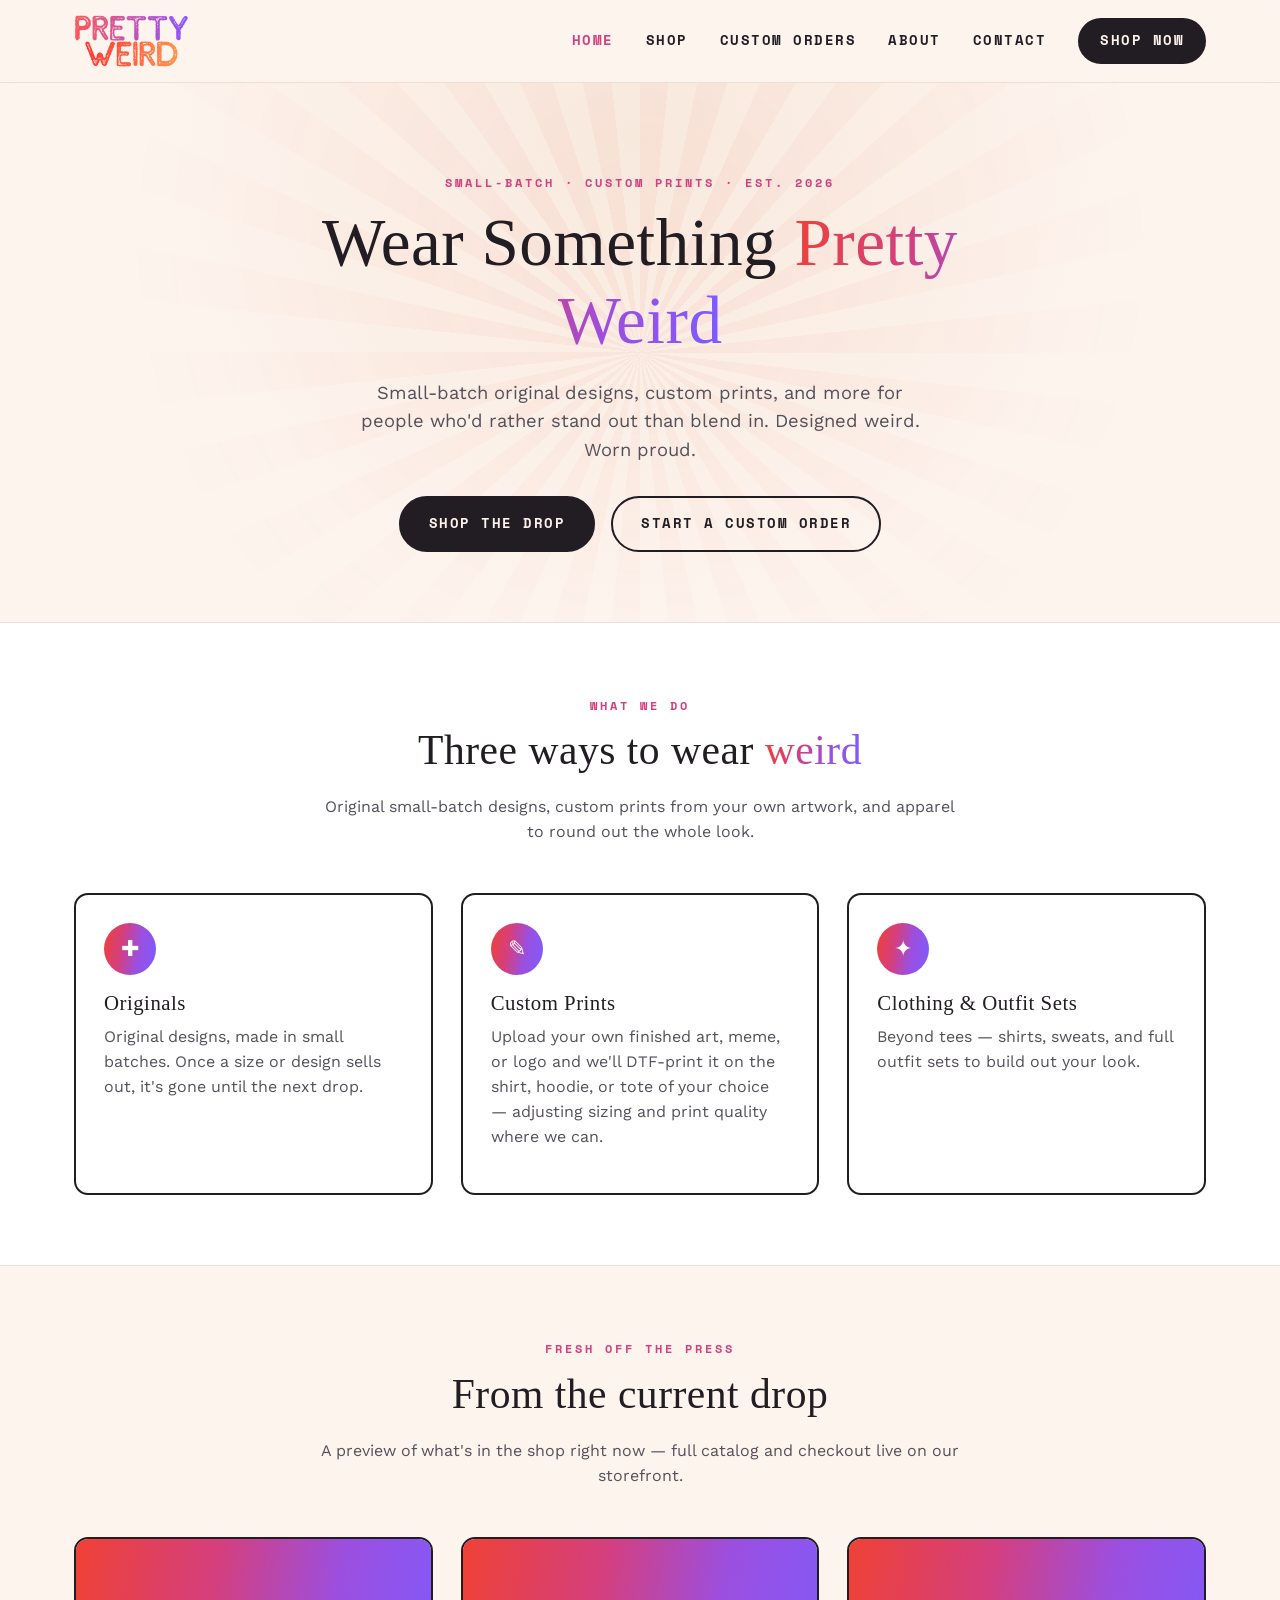
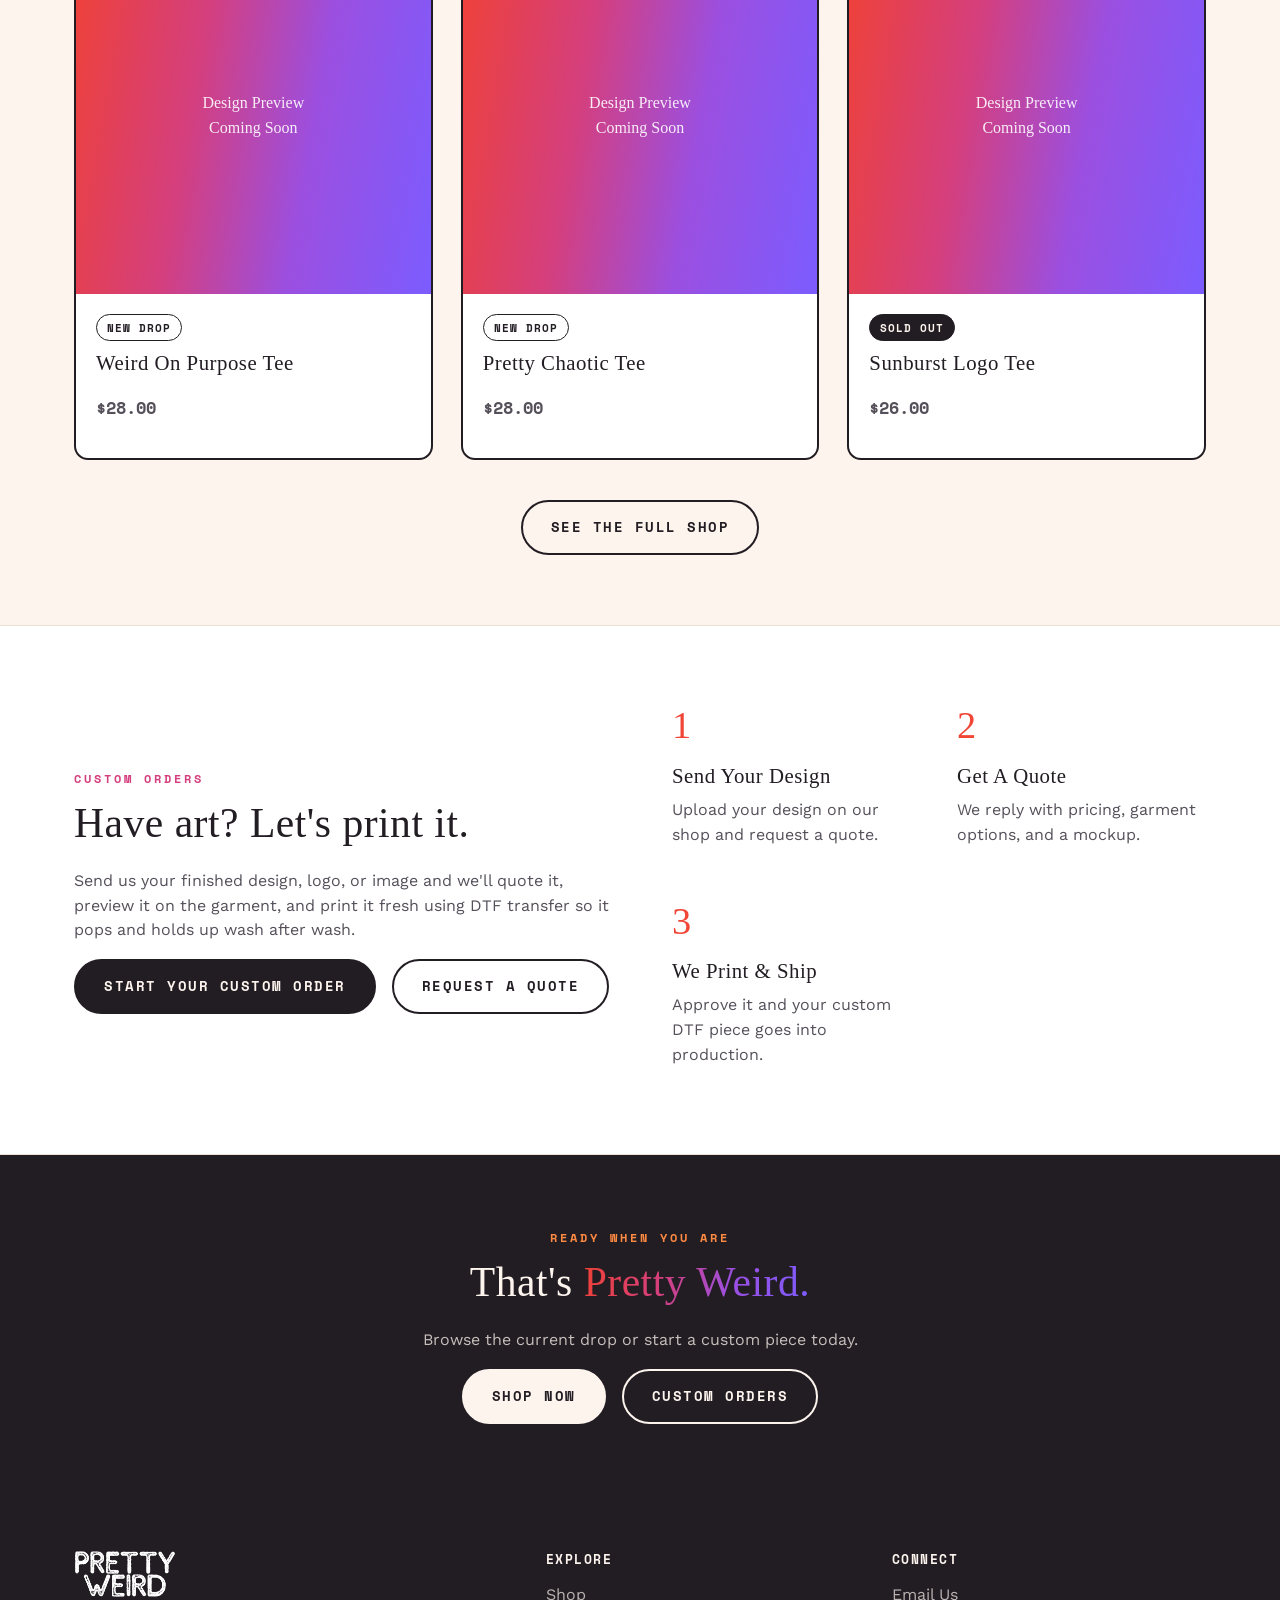
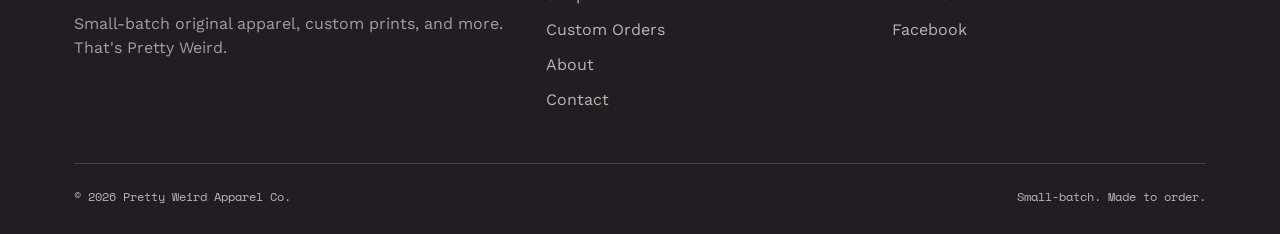
<file: index.html>
<!DOCTYPE html>
<html lang="en">
<head>
<meta charset="UTF-8">
<meta name="viewport" content="width=device-width, initial-scale=1.0">
<title>Pretty Weird Apparel Co. | Small-Batch Apparel &amp; Custom Prints</title>
<meta name="description" content="Pretty Weird Apparel Co. — small-batch original apparel, custom prints, and more. Bold designs. That's Pretty Weird.">
<link rel="canonical" href="https://prettyweirdapparel.com/">
<meta property="og:title" content="Pretty Weird Apparel Co.">
<meta property="og:description" content="Small-batch original apparel, custom prints, and more. That's Pretty Weird.">
<meta property="og:image" content="https://prettyweirdapparel.com/assets/images/og-banner.jpg">
<meta property="og:url" content="https://prettyweirdapparel.com/">
<meta property="og:type" content="website">
<meta name="twitter:card" content="summary_large_image">
<meta name="theme-color" content="#fdf4ee">
<link rel="icon" type="image/png" sizes="32x32" href="assets/images/favicon-32.png">
<link rel="icon" type="image/png" sizes="192x192" href="assets/images/favicon-192.png">
<link rel="apple-touch-icon" href="assets/images/apple-touch-icon.png">
<link rel="preconnect" href="https://fonts.googleapis.com">
<link rel="preconnect" href="https://fonts.gstatic.com" crossorigin>
<link rel="stylesheet" href="https://fonts.googleapis.com/css2?family=Permanent+Marker&family=Space+Mono:wght@400;700&family=Work+Sans:wght@400;500;600;700;800&display=swap">
<link rel="stylesheet" href="css/style.css">

<!-- TODO: after verifying the site in Google Search Console / Bing Webmaster Tools,
     paste the verification meta tags they give you here (or use the DNS/HTML-file
     verification method instead — see README). -->
<!-- <meta name="google-site-verification" content="PASTE_CODE_HERE"> -->
<!-- <meta name="msvalidate.01" content="PASTE_CODE_HERE"> -->

<script type="application/ld+json">
{
  "@context": "https://schema.org",
  "@type": "ClothingStore",
  "name": "Pretty Weird Apparel Co.",
  "url": "https://prettyweirdapparel.com/",
  "logo": "https://prettyweirdapparel.com/assets/images/logo-transparent.png",
  "image": "https://prettyweirdapparel.com/assets/images/og-banner.jpg",
  "description": "Small-batch original apparel, custom prints, and more.",
  "sameAs": ["https://www.facebook.com/profile.php?id=61585029376531"]
}
</script>
</head>
<body>

<header class="site-header">
  <nav class="wrap nav">
    <a href="index.html" class="nav-logo">
      <img src="assets/images/logo-nav.png" width="400" height="188" alt="Pretty Weird Apparel Co.">
    </a>
    <button class="nav-toggle" aria-label="Toggle menu" aria-expanded="false"><span></span></button>
    <div class="nav-links">
      <a href="index.html">Home</a>
      <a href="shop.html">Shop</a>
      <a href="custom.html">Custom Orders</a>
      <a href="about.html">About</a>
      <a href="contact.html">Contact</a>
      <a class="btn btn-primary" data-shop-link href="#" target="_blank" rel="noopener">Shop Now</a>
    </div>
  </nav>
</header>

<main>

  <section class="hero">
    <div class="hero-sunburst" aria-hidden="true"></div>
    <div class="wrap hero-inner">
      <span class="eyebrow">Small-Batch &middot; Custom Prints &middot; Est. 2026</span>
      <h1>Wear Something <span class="gradient-text">Pretty Weird</span></h1>
      <p class="lead">Small-batch original designs, custom prints, and more for people who'd rather stand out than blend in. Designed weird. Worn proud.</p>
      <div class="btn-row">
        <a class="btn btn-primary" href="shop.html">Shop The Drop</a>
        <a class="btn btn-outline" href="custom.html">Start A Custom Order</a>
      </div>
    </div>
  </section>

  <section class="section-alt">
    <div class="wrap">
      <div class="section-head">
        <span class="eyebrow">What We Do</span>
        <h2>Three ways to wear <span class="gradient-text">weird</span></h2>
        <p>Original small-batch designs, custom prints from your own artwork, and apparel to round out the whole look.</p>
      </div>
      <div class="grid">
        <div class="card">
          <div class="icon-badge">✚</div>
          <h3>Originals</h3>
          <p>Original designs, made in small batches. Once a size or design sells out, it's gone until the next drop.</p>
        </div>
        <div class="card">
          <div class="icon-badge">✎</div>
          <h3>Custom Prints</h3>
          <p>Upload your own finished art, meme, or logo and we'll DTF-print it on the shirt, hoodie, or tote of your choice — adjusting sizing and print quality where we can.</p>
        </div>
        <div class="card">
          <div class="icon-badge">✦</div>
          <h3>Clothing &amp; Outfit Sets</h3>
          <p>Beyond tees — shirts, sweats, and full outfit sets to build out your look.</p>
        </div>
      </div>
    </div>
  </section>

  <section>
    <div class="wrap">
      <div class="section-head">
        <span class="eyebrow">Fresh Off The Press</span>
        <h2>From the current drop</h2>
        <p>A preview of what's in the shop right now — full catalog and checkout live on our storefront.</p>
      </div>
      <div class="grid">
        <div class="product-card">
          <div class="product-thumb">Design Preview<br>Coming Soon</div>
          <div class="product-body">
            <span class="tag">New Drop</span>
            <h3>Weird On Purpose Tee</h3>
            <p class="product-price">$28.00</p>
          </div>
        </div>
        <div class="product-card">
          <div class="product-thumb">Design Preview<br>Coming Soon</div>
          <div class="product-body">
            <span class="tag">New Drop</span>
            <h3>Pretty Chaotic Tee</h3>
            <p class="product-price">$28.00</p>
          </div>
        </div>
        <div class="product-card">
          <div class="product-thumb">Design Preview<br>Coming Soon</div>
          <div class="product-body">
            <span class="tag tag-soldout">Sold Out</span>
            <h3>Sunburst Logo Tee</h3>
            <p class="product-price">$26.00</p>
          </div>
        </div>
      </div>
      <div class="btn-row" style="justify-content:center; margin-top:40px;">
        <a class="btn btn-outline" href="shop.html">See The Full Shop</a>
      </div>
    </div>
  </section>

  <section class="section-alt">
    <div class="wrap two-col">
      <div>
        <span class="eyebrow">Custom Orders</span>
        <h2>Have art? Let's print it.</h2>
        <p>Send us your finished design, logo, or image and we'll quote it, preview it on the garment, and print it fresh using DTF transfer so it pops and holds up wash after wash.</p>
        <div class="btn-row">
          <a class="btn btn-primary" href="custom.html">Start Your Custom Order</a>
          <a class="btn btn-outline" data-custom-quote-link href="#" target="_blank" rel="noopener">Request A Quote</a>
        </div>
      </div>
      <div class="steps">
        <div class="step">
          <span class="num">1</span>
          <h3>Send Your Design</h3>
          <p>Upload your design on our shop and request a quote.</p>
        </div>
        <div class="step">
          <span class="num">2</span>
          <h3>Get A Quote</h3>
          <p>We reply with pricing, garment options, and a mockup.</p>
        </div>
        <div class="step">
          <span class="num">3</span>
          <h3>We Print &amp; Ship</h3>
          <p>Approve it and your custom DTF piece goes into production.</p>
        </div>
      </div>
    </div>
  </section>

  <section class="cta-band">
    <div class="wrap">
      <span class="eyebrow" style="color: var(--pw-orange);">Ready When You Are</span>
      <h2>That's <span class="gradient-text">Pretty Weird.</span></h2>
      <p>Browse the current drop or start a custom piece today.</p>
      <div class="btn-row" style="justify-content:center;">
        <a class="btn btn-primary" data-shop-link href="#" target="_blank" rel="noopener">Shop Now</a>
        <a class="btn btn-outline" href="custom.html">Custom Orders</a>
      </div>
    </div>
  </section>

</main>

<footer class="site-footer">
  <div class="wrap">
    <div class="footer-grid">
      <div>
        <img src="assets/images/logo-nav.png" width="400" height="188" alt="Pretty Weird Apparel Co.">
        <p style="color: rgba(253,244,238,0.6);">Small-batch original apparel, custom prints, and more. That's Pretty Weird.</p>
      </div>
      <div>
        <h4>Explore</h4>
        <ul>
          <li><a href="shop.html">Shop</a></li>
          <li><a href="custom.html">Custom Orders</a></li>
          <li><a href="about.html">About</a></li>
          <li><a href="contact.html">Contact</a></li>
        </ul>
      </div>
      <div>
        <h4>Connect</h4>
        <ul>
          <li><a data-email-link data-subject="Hey Pretty Weird!" href="#" target="_blank" rel="noopener">Email Us</a></li>
          <li><a data-facebook href="#" target="_blank" rel="noopener">Facebook</a></li>
          <li><a data-instagram href="#" target="_blank" rel="noopener">Instagram</a></li>
          <li><a data-tiktok href="#" target="_blank" rel="noopener">TikTok</a></li>
        </ul>
      </div>
    </div>
    <div class="footer-bottom">
      <span>&copy; 2026 Pretty Weird Apparel Co.</span>
      <span>Small-batch. Made to order.</span>
    </div>
  </div>
</footer>

<script src="js/config.js"></script>
<script src="js/main.js"></script>
</body>
</html>
</file>
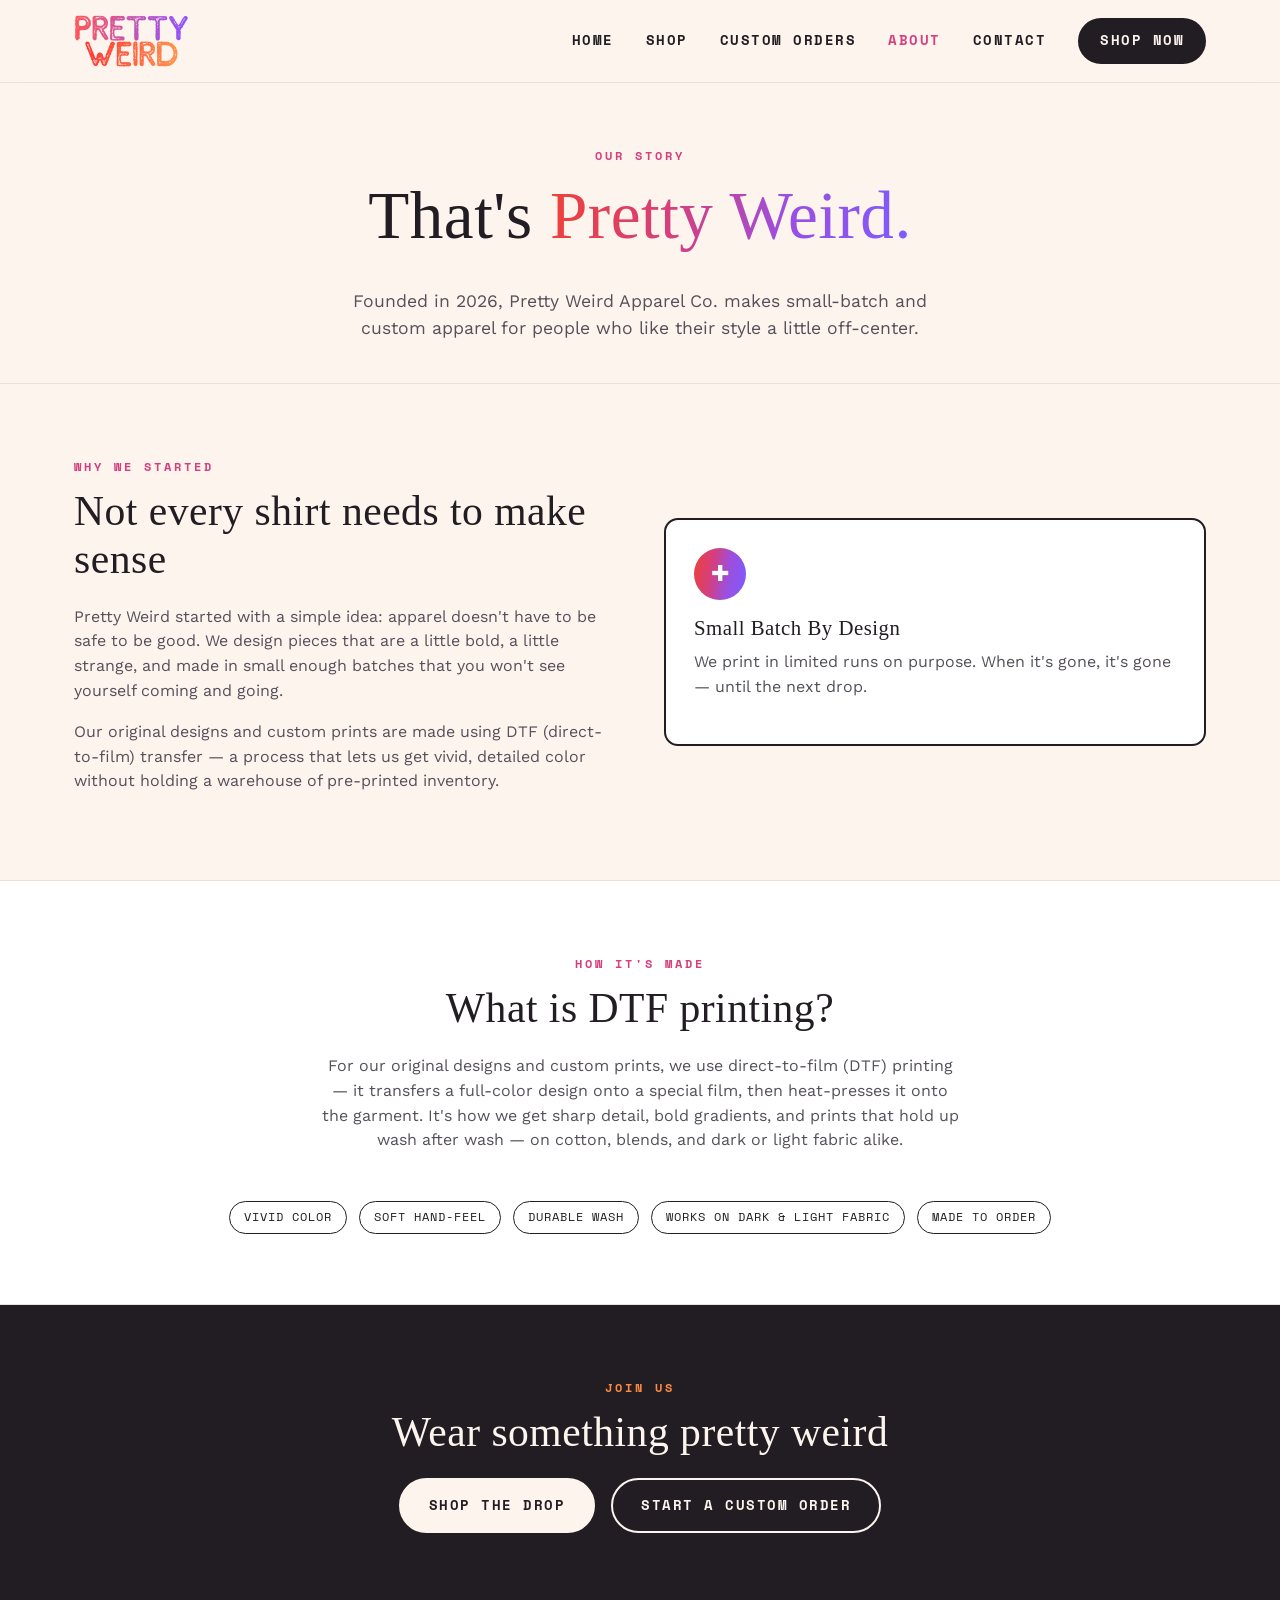
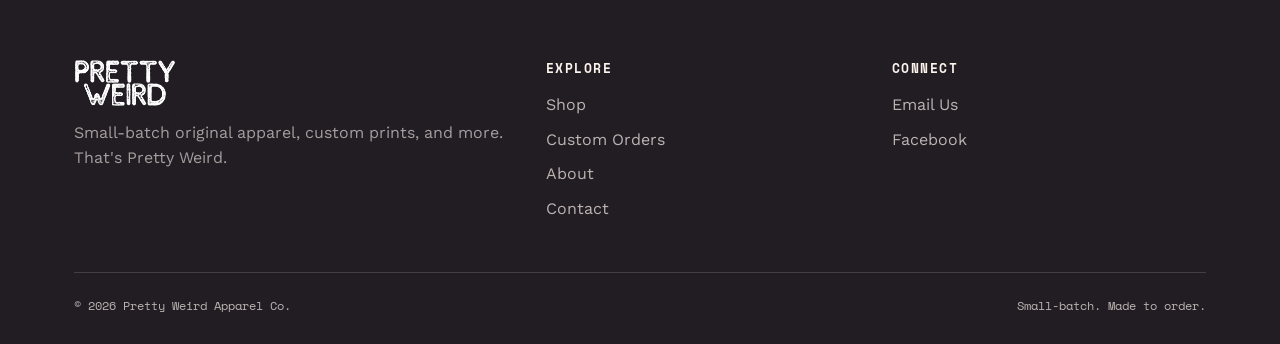
<file: about.html>
<!DOCTYPE html>
<html lang="en">
<head>
<meta charset="UTF-8">
<meta name="viewport" content="width=device-width, initial-scale=1.0">
<title>About | Pretty Weird Apparel Co.</title>
<meta name="description" content="Pretty Weird Apparel Co. is a small-batch apparel brand founded in 2026. Learn our story and how our custom pieces are made.">
<link rel="canonical" href="https://prettyweirdapparel.com/about.html">
<meta property="og:title" content="About | Pretty Weird Apparel Co.">
<meta property="og:description" content="A small-batch apparel brand. That's Pretty Weird.">
<meta property="og:image" content="https://prettyweirdapparel.com/assets/images/og-banner.jpg">
<meta property="og:url" content="https://prettyweirdapparel.com/about.html">
<meta property="og:type" content="website">
<meta name="twitter:card" content="summary_large_image">
<meta name="theme-color" content="#fdf4ee">
<link rel="icon" type="image/png" sizes="32x32" href="assets/images/favicon-32.png">
<link rel="icon" type="image/png" sizes="192x192" href="assets/images/favicon-192.png">
<link rel="apple-touch-icon" href="assets/images/apple-touch-icon.png">
<link rel="preconnect" href="https://fonts.googleapis.com">
<link rel="preconnect" href="https://fonts.gstatic.com" crossorigin>
<link rel="stylesheet" href="https://fonts.googleapis.com/css2?family=Permanent+Marker&family=Space+Mono:wght@400;700&family=Work+Sans:wght@400;500;600;700;800&display=swap">
<link rel="stylesheet" href="css/style.css">
</head>
<body>

<header class="site-header">
  <nav class="wrap nav">
    <a href="index.html" class="nav-logo">
      <img src="assets/images/logo-nav.png" width="400" height="188" alt="Pretty Weird Apparel Co.">
    </a>
    <button class="nav-toggle" aria-label="Toggle menu" aria-expanded="false"><span></span></button>
    <div class="nav-links">
      <a href="index.html">Home</a>
      <a href="shop.html">Shop</a>
      <a href="custom.html">Custom Orders</a>
      <a href="about.html">About</a>
      <a href="contact.html">Contact</a>
      <a class="btn btn-primary" data-shop-link href="#" target="_blank" rel="noopener">Shop Now</a>
    </div>
  </nav>
</header>

<main>

  <section class="page-hero">
    <div class="wrap">
      <span class="eyebrow">Our Story</span>
      <h1>That's <span class="gradient-text">Pretty Weird.</span></h1>
      <p class="lead">Founded in 2026, Pretty Weird Apparel Co. makes small-batch and custom apparel for people who like their style a little off-center.</p>
    </div>
  </section>

  <section>
    <div class="wrap two-col">
      <div>
        <span class="eyebrow">Why We Started</span>
        <h2>Not every shirt needs to make sense</h2>
        <p>Pretty Weird started with a simple idea: apparel doesn't have to be safe to be good. We design pieces that are a little bold, a little strange, and made in small enough batches that you won't see yourself coming and going.</p>
        <p>Our original designs and custom prints are made using DTF (direct-to-film) transfer — a process that lets us get vivid, detailed color without holding a warehouse of pre-printed inventory.</p>
      </div>
      <div class="card">
        <div class="icon-badge">✚</div>
        <h3>Small Batch By Design</h3>
        <p>We print in limited runs on purpose. When it's gone, it's gone — until the next drop.</p>
      </div>
    </div>
  </section>

  <section class="section-alt">
    <div class="wrap">
      <div class="section-head">
        <span class="eyebrow">How It's Made</span>
        <h2>What is DTF printing?</h2>
        <p>For our original designs and custom prints, we use direct-to-film (DTF) printing — it transfers a full-color design onto a special film, then heat-presses it onto the garment. It's how we get sharp detail, bold gradients, and prints that hold up wash after wash — on cotton, blends, and dark or light fabric alike.</p>
      </div>
      <div class="badge-strip">
        <span>Vivid Color</span>
        <span>Soft Hand-Feel</span>
        <span>Durable Wash</span>
        <span>Works On Dark &amp; Light Fabric</span>
        <span>Made To Order</span>
      </div>
    </div>
  </section>

  <section class="cta-band">
    <div class="wrap">
      <span class="eyebrow" style="color: var(--pw-orange);">Join Us</span>
      <h2>Wear something pretty weird</h2>
      <div class="btn-row" style="justify-content:center;">
        <a class="btn btn-primary" href="shop.html">Shop The Drop</a>
        <a class="btn btn-outline" href="custom.html">Start A Custom Order</a>
      </div>
    </div>
  </section>

</main>

<footer class="site-footer">
  <div class="wrap">
    <div class="footer-grid">
      <div>
        <img src="assets/images/logo-nav.png" width="400" height="188" alt="Pretty Weird Apparel Co.">
        <p style="color: rgba(253,244,238,0.6);">Small-batch original apparel, custom prints, and more. That's Pretty Weird.</p>
      </div>
      <div>
        <h4>Explore</h4>
        <ul>
          <li><a href="shop.html">Shop</a></li>
          <li><a href="custom.html">Custom Orders</a></li>
          <li><a href="about.html">About</a></li>
          <li><a href="contact.html">Contact</a></li>
        </ul>
      </div>
      <div>
        <h4>Connect</h4>
        <ul>
          <li><a data-email-link data-subject="Hey Pretty Weird!" href="#" target="_blank" rel="noopener">Email Us</a></li>
          <li><a data-facebook href="#" target="_blank" rel="noopener">Facebook</a></li>
          <li><a data-instagram href="#" target="_blank" rel="noopener">Instagram</a></li>
          <li><a data-tiktok href="#" target="_blank" rel="noopener">TikTok</a></li>
        </ul>
      </div>
    </div>
    <div class="footer-bottom">
      <span>&copy; 2026 Pretty Weird Apparel Co.</span>
      <span>Small-batch. Made to order.</span>
    </div>
  </div>
</footer>

<script src="js/config.js"></script>
<script src="js/main.js"></script>
</body>
</html>
</file>
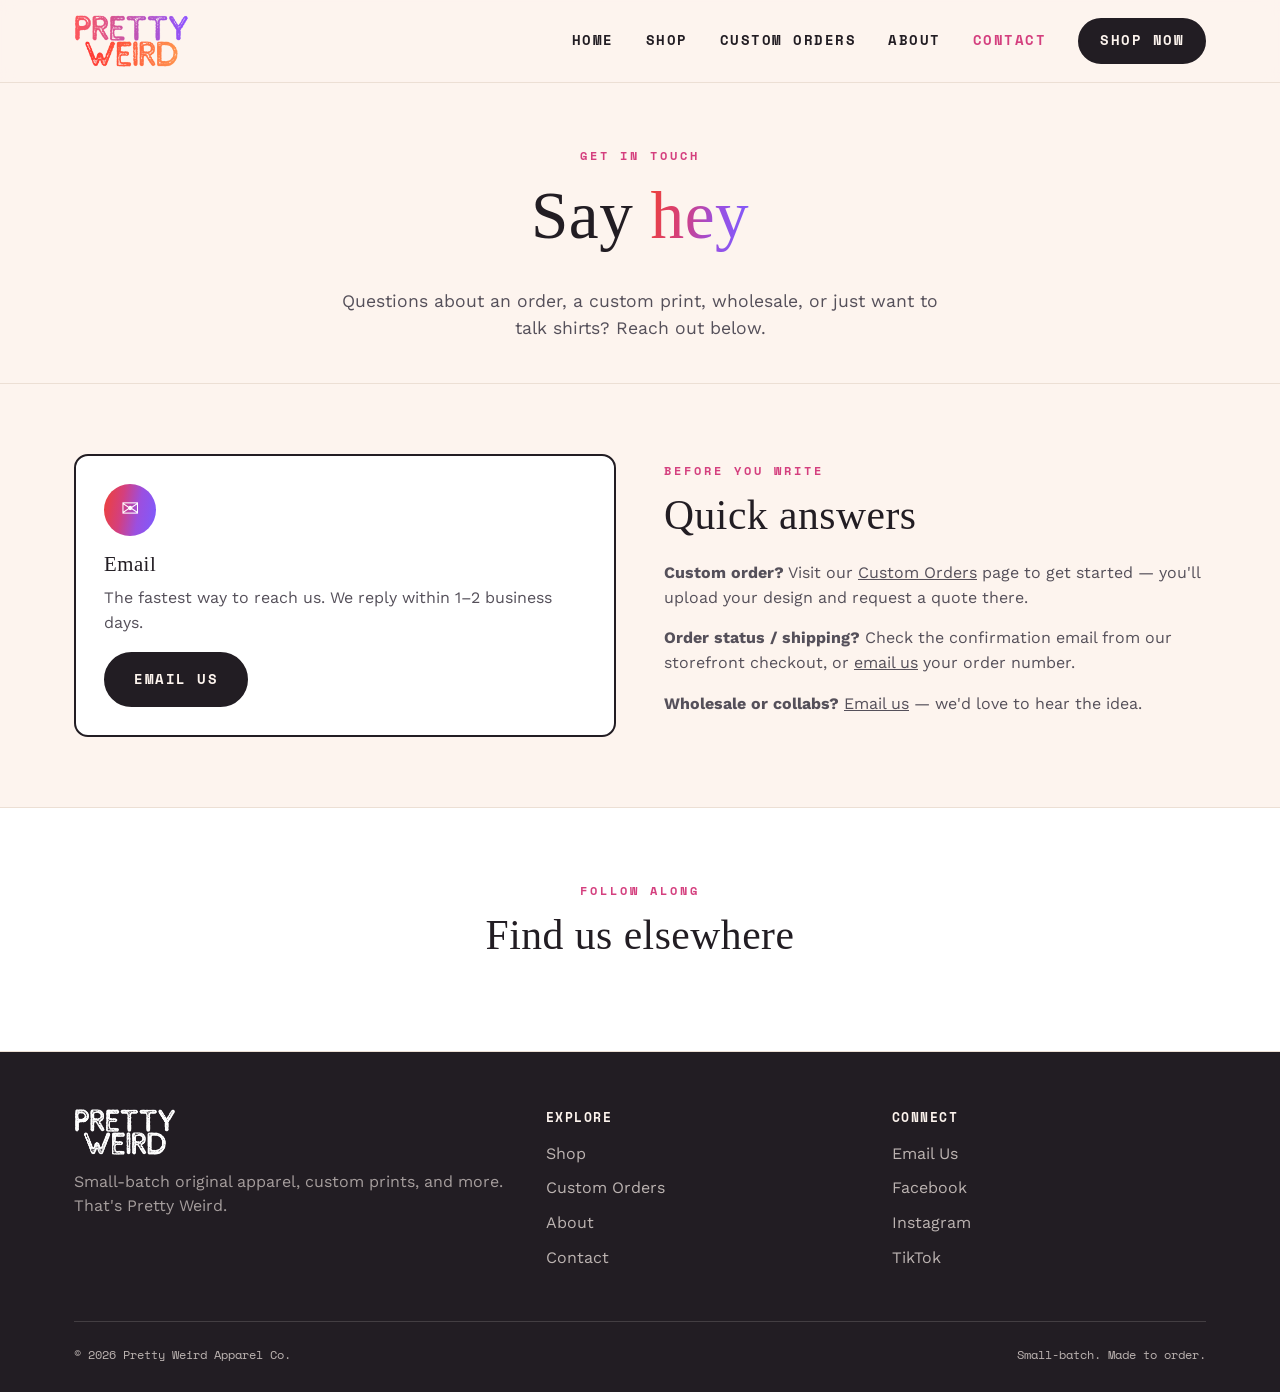
<file: contact.html>
<!DOCTYPE html>
<html lang="en">
<head>
<meta charset="UTF-8">
<meta name="viewport" content="width=device-width, initial-scale=1.0">
<title>Contact | Pretty Weird Apparel Co.</title>
<meta name="description" content="Get in touch with Pretty Weird Apparel Co. — questions about orders, custom prints, or anything else.">
<link rel="canonical" href="https://prettyweirdapparel.com/contact.html">
<meta property="og:title" content="Contact | Pretty Weird Apparel Co.">
<meta property="og:description" content="Questions about orders, custom prints, or anything else — get in touch.">
<meta property="og:image" content="https://prettyweirdapparel.com/assets/images/og-banner.jpg">
<meta property="og:url" content="https://prettyweirdapparel.com/contact.html">
<meta property="og:type" content="website">
<meta name="twitter:card" content="summary_large_image">
<meta name="theme-color" content="#fdf4ee">
<link rel="icon" type="image/png" sizes="32x32" href="assets/images/favicon-32.png">
<link rel="icon" type="image/png" sizes="192x192" href="assets/images/favicon-192.png">
<link rel="apple-touch-icon" href="assets/images/apple-touch-icon.png">
<link rel="preconnect" href="https://fonts.googleapis.com">
<link rel="preconnect" href="https://fonts.gstatic.com" crossorigin>
<link rel="stylesheet" href="https://fonts.googleapis.com/css2?family=Permanent+Marker&family=Space+Mono:wght@400;700&family=Work+Sans:wght@400;500;600;700;800&display=swap">
<link rel="stylesheet" href="css/style.css">
</head>
<body>

<header class="site-header">
  <nav class="wrap nav">
    <a href="index.html" class="nav-logo">
      <img src="assets/images/logo-nav.png" width="400" height="188" alt="Pretty Weird Apparel Co.">
    </a>
    <button class="nav-toggle" aria-label="Toggle menu" aria-expanded="false"><span></span></button>
    <div class="nav-links">
      <a href="index.html">Home</a>
      <a href="shop.html">Shop</a>
      <a href="custom.html">Custom Orders</a>
      <a href="about.html">About</a>
      <a href="contact.html">Contact</a>
      <a class="btn btn-primary" data-shop-link href="#" target="_blank" rel="noopener">Shop Now</a>
    </div>
  </nav>
</header>

<main>

  <section class="page-hero">
    <div class="wrap">
      <span class="eyebrow">Get In Touch</span>
      <h1>Say <span class="gradient-text">hey</span></h1>
      <p class="lead">Questions about an order, a custom print, wholesale, or just want to talk shirts? Reach out below.</p>
    </div>
  </section>

  <section>
    <div class="wrap two-col">
      <div class="card">
        <div class="icon-badge">✉</div>
        <h3>Email</h3>
        <p>The fastest way to reach us. We reply within 1–2 business days.</p>
        <a class="btn btn-primary" data-email-link data-subject="Hey Pretty Weird!" href="#" target="_blank" rel="noopener">Email Us</a>
      </div>
      <div>
        <span class="eyebrow">Before You Write</span>
        <h2>Quick answers</h2>
        <p><strong>Custom order?</strong> Visit our <a href="custom.html" style="text-decoration:underline;">Custom Orders</a> page to get started — you'll upload your design and request a quote there.</p>
        <p><strong>Order status / shipping?</strong> Check the confirmation email from our storefront checkout, or <a data-email-link data-subject="Order Status Question" href="#" target="_blank" rel="noopener" style="text-decoration:underline;">email us</a> your order number.</p>
        <p><strong>Wholesale or collabs?</strong> <a data-email-link data-subject="Wholesale / Collab Inquiry" href="#" target="_blank" rel="noopener" style="text-decoration:underline;">Email us</a> — we'd love to hear the idea.</p>
      </div>
    </div>
  </section>

  <section class="section-alt">
    <div class="wrap" style="text-align:center;">
      <span class="eyebrow">Follow Along</span>
      <h2>Find us elsewhere</h2>
      <div class="btn-row" style="justify-content:center;">
        <a class="btn btn-outline" data-instagram href="#" target="_blank" rel="noopener">Instagram</a>
        <a class="btn btn-outline" data-tiktok href="#" target="_blank" rel="noopener">TikTok</a>
      </div>
    </div>
  </section>

</main>

<footer class="site-footer">
  <div class="wrap">
    <div class="footer-grid">
      <div>
        <img src="assets/images/logo-nav.png" width="400" height="188" alt="Pretty Weird Apparel Co.">
        <p style="color: rgba(253,244,238,0.6);">Small-batch original apparel, custom prints, and more. That's Pretty Weird.</p>
      </div>
      <div>
        <h4>Explore</h4>
        <ul>
          <li><a href="shop.html">Shop</a></li>
          <li><a href="custom.html">Custom Orders</a></li>
          <li><a href="about.html">About</a></li>
          <li><a href="contact.html">Contact</a></li>
        </ul>
      </div>
      <div>
        <h4>Connect</h4>
        <ul>
          <li><a data-email-link data-subject="Hey Pretty Weird!" href="#" target="_blank" rel="noopener">Email Us</a></li>
          <li><a data-facebook href="#" target="_blank" rel="noopener">Facebook</a></li>
          <li><a data-instagram href="#" target="_blank" rel="noopener">Instagram</a></li>
          <li><a data-tiktok href="#" target="_blank" rel="noopener">TikTok</a></li>
        </ul>
      </div>
    </div>
    <div class="footer-bottom">
      <span>&copy; 2026 Pretty Weird Apparel Co.</span>
      <span>Small-batch. Made to order.</span>
    </div>
  </div>
</footer>

<script src="js/config.js"></script>
<script src="js/main.js"></script>
</body>
</html>
</file>
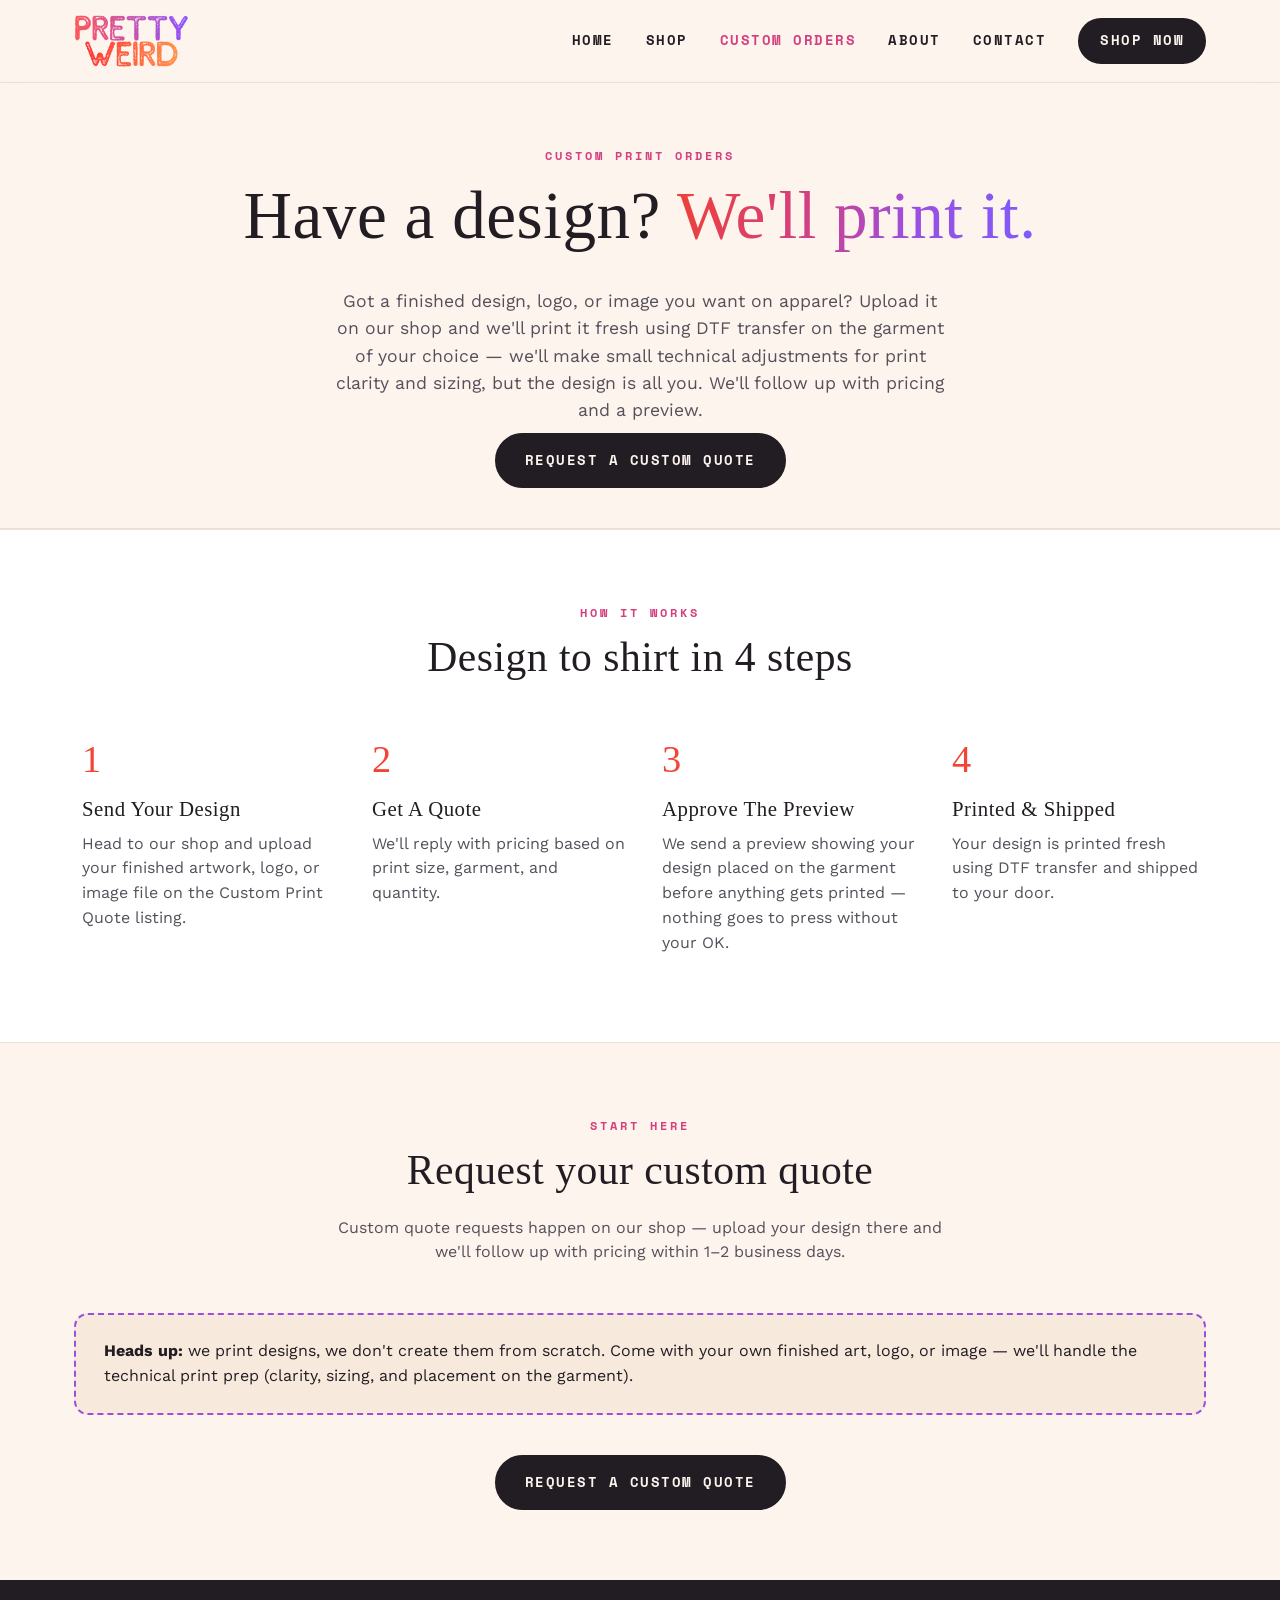
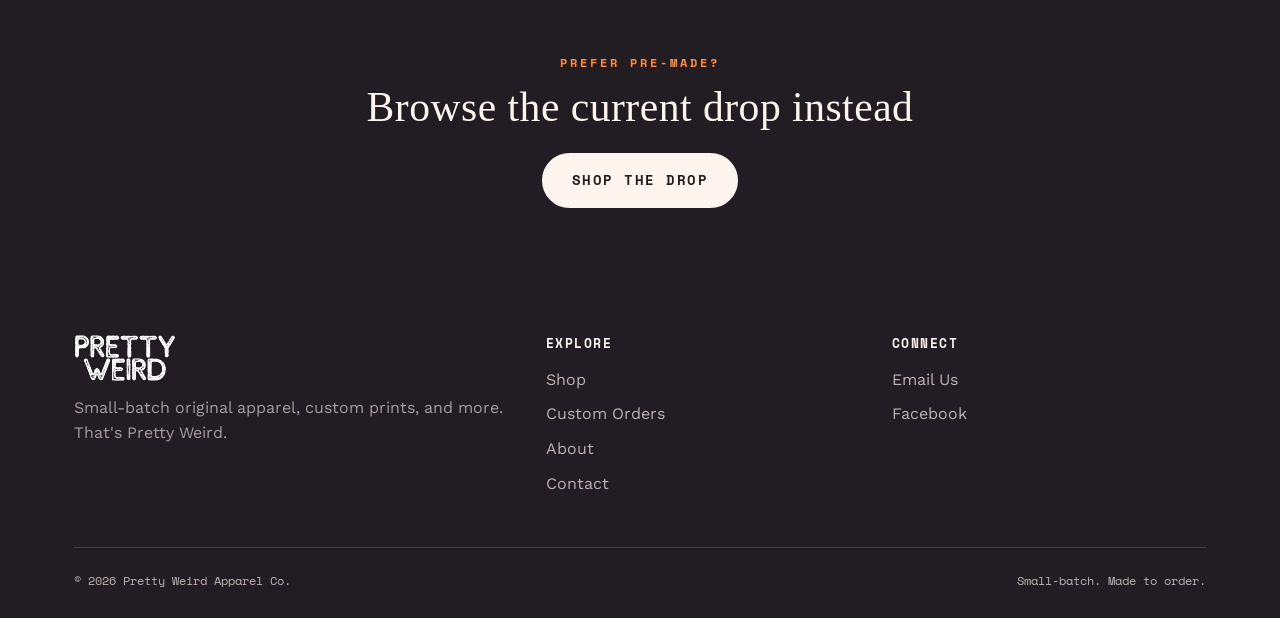
<file: custom.html>
<!DOCTYPE html>
<html lang="en">
<head>
<meta charset="UTF-8">
<meta name="viewport" content="width=device-width, initial-scale=1.0">
<title>Custom Orders | Pretty Weird Apparel Co.</title>
<meta name="description" content="Start a custom DTF-printed order with Pretty Weird Apparel Co. Send your design, get a quote, and we'll print it fresh.">
<link rel="canonical" href="https://prettyweirdapparel.com/custom.html">
<meta property="og:title" content="Custom Orders | Pretty Weird Apparel Co.">
<meta property="og:description" content="Send your design, get a quote, and we'll print it fresh using DTF transfer.">
<meta property="og:image" content="https://prettyweirdapparel.com/assets/images/og-banner.jpg">
<meta property="og:url" content="https://prettyweirdapparel.com/custom.html">
<meta property="og:type" content="website">
<meta name="twitter:card" content="summary_large_image">
<meta name="theme-color" content="#fdf4ee">
<link rel="icon" type="image/png" sizes="32x32" href="assets/images/favicon-32.png">
<link rel="icon" type="image/png" sizes="192x192" href="assets/images/favicon-192.png">
<link rel="apple-touch-icon" href="assets/images/apple-touch-icon.png">
<link rel="preconnect" href="https://fonts.googleapis.com">
<link rel="preconnect" href="https://fonts.gstatic.com" crossorigin>
<link rel="stylesheet" href="https://fonts.googleapis.com/css2?family=Permanent+Marker&family=Space+Mono:wght@400;700&family=Work+Sans:wght@400;500;600;700;800&display=swap">
<link rel="stylesheet" href="css/style.css">
</head>
<body>

<header class="site-header">
  <nav class="wrap nav">
    <a href="index.html" class="nav-logo">
      <img src="assets/images/logo-nav.png" width="400" height="188" alt="Pretty Weird Apparel Co.">
    </a>
    <button class="nav-toggle" aria-label="Toggle menu" aria-expanded="false"><span></span></button>
    <div class="nav-links">
      <a href="index.html">Home</a>
      <a href="shop.html">Shop</a>
      <a href="custom.html">Custom Orders</a>
      <a href="about.html">About</a>
      <a href="contact.html">Contact</a>
      <a class="btn btn-primary" data-shop-link href="#" target="_blank" rel="noopener">Shop Now</a>
    </div>
  </nav>
</header>

<main>

  <section class="page-hero">
    <div class="wrap">
      <span class="eyebrow">Custom Print Orders</span>
      <h1>Have a design? <span class="gradient-text">We'll print it.</span></h1>
      <p class="lead">Got a finished design, logo, or image you want on apparel? Upload it on our shop and we'll print it fresh using DTF transfer on the garment of your choice — we'll make small technical adjustments for print clarity and sizing, but the design is all you. We'll follow up with pricing and a preview.</p>
      <div class="btn-row" style="justify-content:center; margin-top:8px;">
        <a class="btn btn-primary" data-custom-quote-link href="#" target="_blank" rel="noopener">Request A Custom Quote</a>
      </div>
    </div>
  </section>

  <section class="section-alt">
    <div class="wrap">
      <div class="section-head">
        <span class="eyebrow">How It Works</span>
        <h2>Design to shirt in 4 steps</h2>
      </div>
      <div class="steps">
        <div class="step">
          <span class="num">1</span>
          <h3>Send Your Design</h3>
          <p>Head to our shop and upload your finished artwork, logo, or image file on the Custom Print Quote listing.</p>
        </div>
        <div class="step">
          <span class="num">2</span>
          <h3>Get A Quote</h3>
          <p>We'll reply with pricing based on print size, garment, and quantity.</p>
        </div>
        <div class="step">
          <span class="num">3</span>
          <h3>Approve The Preview</h3>
          <p>We send a preview showing your design placed on the garment before anything gets printed — nothing goes to press without your OK.</p>
        </div>
        <div class="step">
          <span class="num">4</span>
          <h3>Printed &amp; Shipped</h3>
          <p>Your design is printed fresh using DTF transfer and shipped to your door.</p>
        </div>
      </div>
    </div>
  </section>

  <section>
    <div class="wrap">
      <div class="section-head">
        <span class="eyebrow">Start Here</span>
        <h2>Request your custom quote</h2>
        <p>Custom quote requests happen on our shop — upload your design there and we'll follow up with pricing within 1–2 business days.</p>
      </div>

      <div class="callout" style="margin-bottom:40px;">
        <p style="margin:0; color: var(--pw-ink);"><strong>Heads up:</strong> we print designs, we don't create them from scratch. Come with your own finished art, logo, or image — we'll handle the technical print prep (clarity, sizing, and placement on the garment).</p>
      </div>

      <div class="btn-row" style="justify-content:center;">
        <a class="btn btn-primary" data-custom-quote-link href="#" target="_blank" rel="noopener">Request A Custom Quote</a>
      </div>
    </div>
  </section>

  <section class="cta-band">
    <div class="wrap">
      <span class="eyebrow" style="color: var(--pw-orange);">Prefer Pre-Made?</span>
      <h2>Browse the current drop instead</h2>
      <div class="btn-row" style="justify-content:center;">
        <a class="btn btn-primary" href="shop.html">Shop The Drop</a>
      </div>
    </div>
  </section>

</main>

<footer class="site-footer">
  <div class="wrap">
    <div class="footer-grid">
      <div>
        <img src="assets/images/logo-nav.png" width="400" height="188" alt="Pretty Weird Apparel Co.">
        <p style="color: rgba(253,244,238,0.6);">Small-batch original apparel, custom prints, and more. That's Pretty Weird.</p>
      </div>
      <div>
        <h4>Explore</h4>
        <ul>
          <li><a href="shop.html">Shop</a></li>
          <li><a href="custom.html">Custom Orders</a></li>
          <li><a href="about.html">About</a></li>
          <li><a href="contact.html">Contact</a></li>
        </ul>
      </div>
      <div>
        <h4>Connect</h4>
        <ul>
          <li><a data-email-link data-subject="Hey Pretty Weird!" href="#" target="_blank" rel="noopener">Email Us</a></li>
          <li><a data-facebook href="#" target="_blank" rel="noopener">Facebook</a></li>
          <li><a data-instagram href="#" target="_blank" rel="noopener">Instagram</a></li>
          <li><a data-tiktok href="#" target="_blank" rel="noopener">TikTok</a></li>
        </ul>
      </div>
    </div>
    <div class="footer-bottom">
      <span>&copy; 2026 Pretty Weird Apparel Co.</span>
      <span>Small-batch. Made to order.</span>
    </div>
  </div>
</footer>

<script src="js/config.js"></script>
<script src="js/main.js"></script>
</body>
</html>
</file>
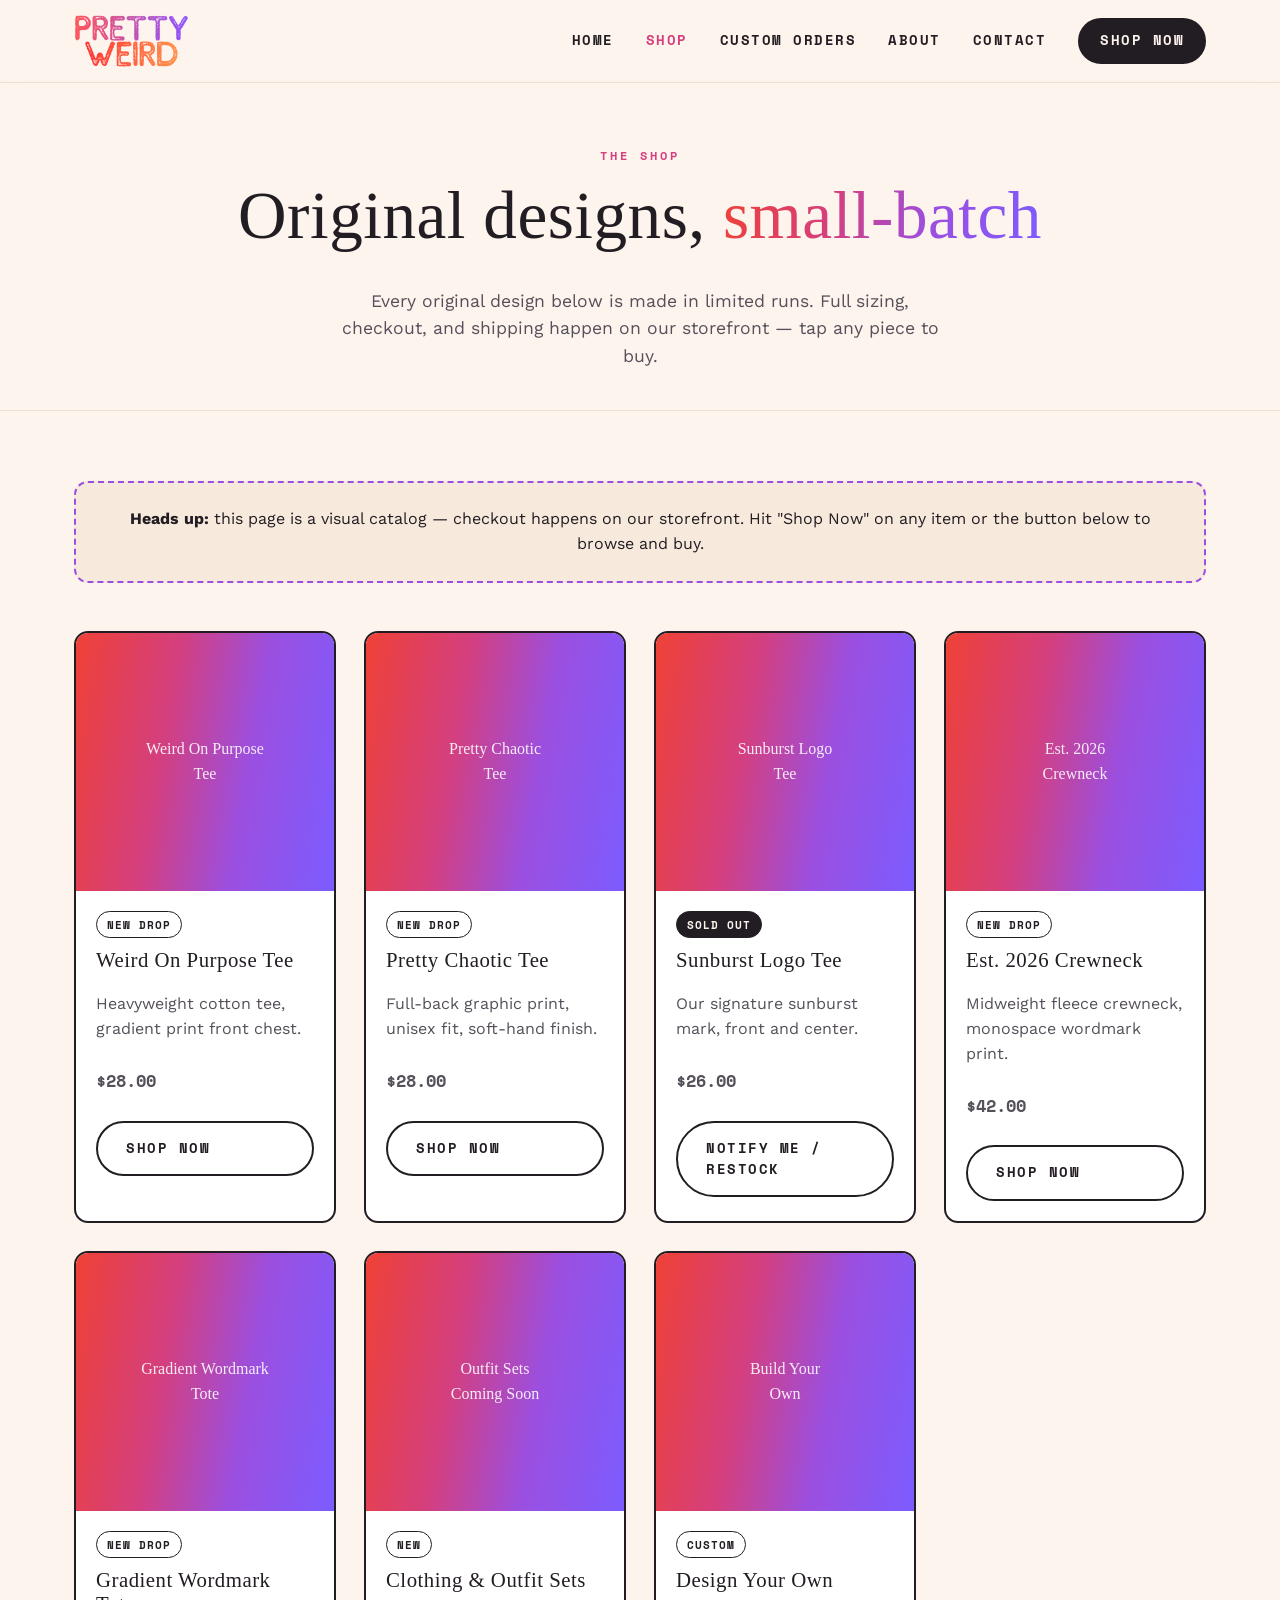
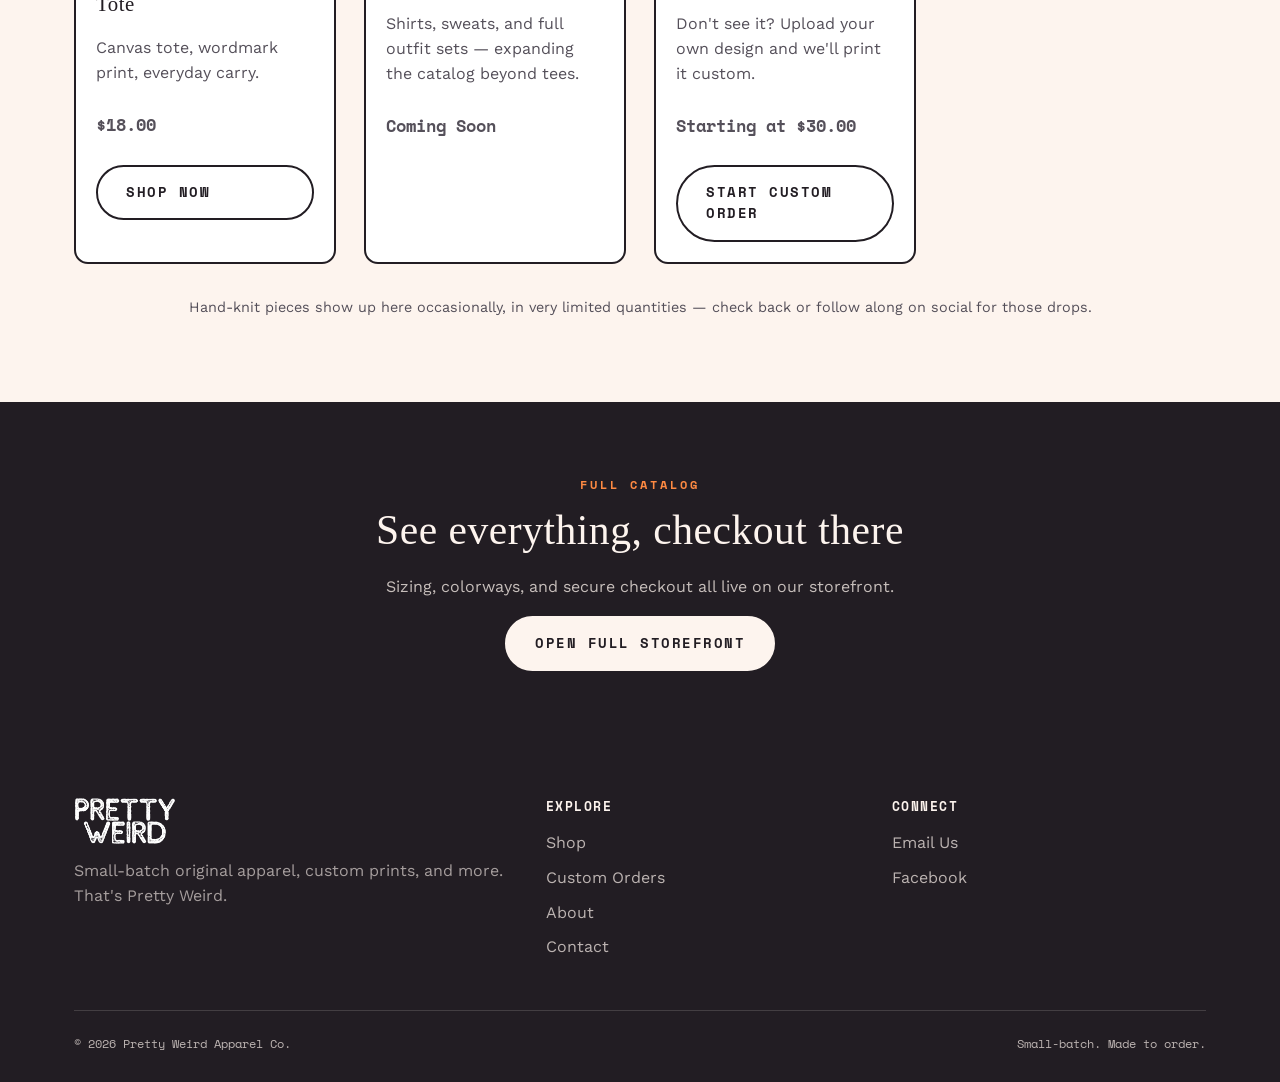
<file: shop.html>
<!DOCTYPE html>
<html lang="en">
<head>
<meta charset="UTF-8">
<meta name="viewport" content="width=device-width, initial-scale=1.0">
<title>Shop | Pretty Weird Apparel Co.</title>
<meta name="description" content="Browse small-batch original apparel from Pretty Weird Apparel Co. — made in limited runs, gone once they're gone.">
<link rel="canonical" href="https://prettyweirdapparel.com/shop.html">
<meta property="og:title" content="Shop | Pretty Weird Apparel Co.">
<meta property="og:description" content="Small-batch original apparel — made in limited runs, gone once they're gone.">
<meta property="og:image" content="https://prettyweirdapparel.com/assets/images/og-banner.jpg">
<meta property="og:url" content="https://prettyweirdapparel.com/shop.html">
<meta property="og:type" content="website">
<meta name="twitter:card" content="summary_large_image">
<meta name="theme-color" content="#fdf4ee">
<link rel="icon" type="image/png" sizes="32x32" href="assets/images/favicon-32.png">
<link rel="icon" type="image/png" sizes="192x192" href="assets/images/favicon-192.png">
<link rel="apple-touch-icon" href="assets/images/apple-touch-icon.png">
<link rel="preconnect" href="https://fonts.googleapis.com">
<link rel="preconnect" href="https://fonts.gstatic.com" crossorigin>
<link rel="stylesheet" href="https://fonts.googleapis.com/css2?family=Permanent+Marker&family=Space+Mono:wght@400;700&family=Work+Sans:wght@400;500;600;700;800&display=swap">
<link rel="stylesheet" href="css/style.css">
</head>
<body>

<header class="site-header">
  <nav class="wrap nav">
    <a href="index.html" class="nav-logo">
      <img src="assets/images/logo-nav.png" width="400" height="188" alt="Pretty Weird Apparel Co.">
    </a>
    <button class="nav-toggle" aria-label="Toggle menu" aria-expanded="false"><span></span></button>
    <div class="nav-links">
      <a href="index.html">Home</a>
      <a href="shop.html">Shop</a>
      <a href="custom.html">Custom Orders</a>
      <a href="about.html">About</a>
      <a href="contact.html">Contact</a>
      <a class="btn btn-primary" data-shop-link href="#" target="_blank" rel="noopener">Shop Now</a>
    </div>
  </nav>
</header>

<main>

  <section class="page-hero">
    <div class="wrap">
      <span class="eyebrow">The Shop</span>
      <h1>Original designs, <span class="gradient-text">small-batch</span></h1>
      <p class="lead">Every original design below is made in limited runs. Full sizing, checkout, and shipping happen on our storefront — tap any piece to buy.</p>
    </div>
  </section>

  <section>
    <div class="wrap">
      <div class="callout" style="margin-bottom:48px; text-align:center;">
        <p style="margin:0; color: var(--pw-ink);"><strong>Heads up:</strong> this page is a visual catalog — checkout happens on our storefront. Hit "Shop Now" on any item or the button below to browse and buy.</p>
      </div>

      <div class="grid">

        <div class="product-card">
          <div class="product-thumb">Weird On Purpose<br>Tee</div>
          <div class="product-body">
            <span class="tag">New Drop</span>
            <h3>Weird On Purpose Tee</h3>
            <p>Heavyweight cotton tee, gradient print front chest.</p>
            <p class="product-price">$28.00</p>
            <a class="btn btn-outline" data-shop-link href="#" target="_blank" rel="noopener">Shop Now</a>
          </div>
        </div>

        <div class="product-card">
          <div class="product-thumb">Pretty Chaotic<br>Tee</div>
          <div class="product-body">
            <span class="tag">New Drop</span>
            <h3>Pretty Chaotic Tee</h3>
            <p>Full-back graphic print, unisex fit, soft-hand finish.</p>
            <p class="product-price">$28.00</p>
            <a class="btn btn-outline" data-shop-link href="#" target="_blank" rel="noopener">Shop Now</a>
          </div>
        </div>

        <div class="product-card">
          <div class="product-thumb">Sunburst Logo<br>Tee</div>
          <div class="product-body">
            <span class="tag tag-soldout">Sold Out</span>
            <h3>Sunburst Logo Tee</h3>
            <p>Our signature sunburst mark, front and center.</p>
            <p class="product-price">$26.00</p>
            <a class="btn btn-outline" href="custom.html">Notify Me / Restock</a>
          </div>
        </div>

        <div class="product-card">
          <div class="product-thumb">Est. 2026<br>Crewneck</div>
          <div class="product-body">
            <span class="tag">New Drop</span>
            <h3>Est. 2026 Crewneck</h3>
            <p>Midweight fleece crewneck, monospace wordmark print.</p>
            <p class="product-price">$42.00</p>
            <a class="btn btn-outline" data-shop-link href="#" target="_blank" rel="noopener">Shop Now</a>
          </div>
        </div>

        <div class="product-card">
          <div class="product-thumb">Gradient Wordmark<br>Tote</div>
          <div class="product-body">
            <span class="tag">New Drop</span>
            <h3>Gradient Wordmark Tote</h3>
            <p>Canvas tote, wordmark print, everyday carry.</p>
            <p class="product-price">$18.00</p>
            <a class="btn btn-outline" data-shop-link href="#" target="_blank" rel="noopener">Shop Now</a>
          </div>
        </div>

        <div class="product-card">
          <div class="product-thumb">Outfit Sets<br>Coming Soon</div>
          <div class="product-body">
            <span class="tag">New</span>
            <h3>Clothing &amp; Outfit Sets</h3>
            <p>Shirts, sweats, and full outfit sets — expanding the catalog beyond tees.</p>
            <p class="product-price">Coming Soon</p>
          </div>
        </div>

        <div class="product-card">
          <div class="product-thumb">Build Your<br>Own</div>
          <div class="product-body">
            <span class="tag">Custom</span>
            <h3>Design Your Own</h3>
            <p>Don't see it? Upload your own design and we'll print it custom.</p>
            <p class="product-price">Starting at $30.00</p>
            <a class="btn btn-outline" href="custom.html">Start Custom Order</a>
          </div>
        </div>

      </div>

      <p style="text-align:center; margin-top:32px; font-size:0.9rem; color: var(--pw-ink-soft);">Hand-knit pieces show up here occasionally, in very limited quantities — check back or follow along on social for those drops.</p>
    </div>
  </section>

  <section class="cta-band">
    <div class="wrap">
      <span class="eyebrow" style="color: var(--pw-orange);">Full Catalog</span>
      <h2>See everything, checkout there</h2>
      <p>Sizing, colorways, and secure checkout all live on our storefront.</p>
      <div class="btn-row" style="justify-content:center;">
        <a class="btn btn-primary" data-shop-link href="#" target="_blank" rel="noopener">Open Full Storefront</a>
      </div>
    </div>
  </section>

</main>

<footer class="site-footer">
  <div class="wrap">
    <div class="footer-grid">
      <div>
        <img src="assets/images/logo-nav.png" width="400" height="188" alt="Pretty Weird Apparel Co.">
        <p style="color: rgba(253,244,238,0.6);">Small-batch original apparel, custom prints, and more. That's Pretty Weird.</p>
      </div>
      <div>
        <h4>Explore</h4>
        <ul>
          <li><a href="shop.html">Shop</a></li>
          <li><a href="custom.html">Custom Orders</a></li>
          <li><a href="about.html">About</a></li>
          <li><a href="contact.html">Contact</a></li>
        </ul>
      </div>
      <div>
        <h4>Connect</h4>
        <ul>
          <li><a data-email-link data-subject="Hey Pretty Weird!" href="#" target="_blank" rel="noopener">Email Us</a></li>
          <li><a data-facebook href="#" target="_blank" rel="noopener">Facebook</a></li>
          <li><a data-instagram href="#" target="_blank" rel="noopener">Instagram</a></li>
          <li><a data-tiktok href="#" target="_blank" rel="noopener">TikTok</a></li>
        </ul>
      </div>
    </div>
    <div class="footer-bottom">
      <span>&copy; 2026 Pretty Weird Apparel Co.</span>
      <span>Small-batch. Made to order.</span>
    </div>
  </div>
</footer>

<script src="js/config.js"></script>
<script src="js/main.js"></script>
</body>
</html>
</file>
<file: css/style.css>
/* ==========================================================================
   Pretty Weird Apparel Co. — shared styles
   ========================================================================== */

:root {
  /* brand palette, pulled from the logo gradient */
  --pw-red: #ef4136;
  --pw-pink: #d43f7e;
  --pw-purple: #9b4fe0;
  --pw-violet: #7c5cff;
  --pw-orange: #ff8a42;
  --pw-orange-deep: #ff6b35;

  --pw-ink: #221d23;
  --pw-ink-soft: #55505a;
  --pw-cream: #fdf4ee;
  --pw-cream-deep: #f8e9dd;
  --pw-white: #ffffff;
  --pw-line: #ecdfd4;

  --pw-gradient: linear-gradient(100deg, var(--pw-red), var(--pw-pink) 35%, var(--pw-purple) 65%, var(--pw-violet) 100%);
  --pw-gradient-warm: linear-gradient(100deg, var(--pw-red), var(--pw-orange-deep) 55%, var(--pw-orange) 100%);

  --font-display: 'Permanent Marker', cursive;
  --font-mono: 'Space Mono', monospace;
  --font-body: 'Work Sans', -apple-system, BlinkMacSystemFont, 'Segoe UI', sans-serif;

  --max-width: 1180px;
  --radius: 14px;
}

* { box-sizing: border-box; }

html { scroll-behavior: smooth; }

body {
  margin: 0;
  font-family: var(--font-body);
  color: var(--pw-ink);
  background: var(--pw-cream);
  line-height: 1.55;
  -webkit-font-smoothing: antialiased;
}

img { max-width: 100%; display: block; }

a { color: inherit; text-decoration: none; }

.wrap {
  max-width: var(--max-width);
  margin: 0 auto;
  padding: 0 24px;
}

h1, h2, h3 {
  font-family: var(--font-display);
  font-weight: 400;
  line-height: 1.15;
  letter-spacing: 0.5px;
  margin: 0 0 0.5em;
}

h1 { font-size: clamp(2.4rem, 5vw + 1rem, 4.2rem); }
h2 { font-size: clamp(1.8rem, 3vw + 1rem, 2.6rem); }
h3 { font-size: 1.3rem; }

p { margin: 0 0 1em; color: var(--pw-ink-soft); }

.eyebrow {
  font-family: var(--font-mono);
  text-transform: uppercase;
  letter-spacing: 3px;
  font-size: 0.78rem;
  font-weight: 700;
  color: var(--pw-pink);
  display: inline-block;
  margin-bottom: 12px;
}

.gradient-text {
  background: var(--pw-gradient);
  -webkit-background-clip: text;
  background-clip: text;
  color: transparent;
}

/* ---------- buttons ---------- */
.btn {
  display: inline-flex;
  align-items: center;
  gap: 8px;
  font-family: var(--font-mono);
  font-weight: 700;
  text-transform: uppercase;
  letter-spacing: 1.5px;
  font-size: 0.85rem;
  padding: 15px 28px;
  border-radius: 999px;
  border: 2px solid var(--pw-ink);
  cursor: pointer;
  transition: transform 0.15s ease, box-shadow 0.15s ease;
}

.btn-primary {
  background: var(--pw-ink);
  color: var(--pw-cream);
  border-color: var(--pw-ink);
}

.btn-primary:hover { transform: translate(-2px, -2px); box-shadow: 4px 4px 0 var(--pw-orange); }

.btn-outline {
  background: transparent;
  color: var(--pw-ink);
}

.btn-outline:hover { transform: translate(-2px, -2px); box-shadow: 4px 4px 0 var(--pw-purple); }

.btn-row { display: flex; flex-wrap: wrap; gap: 16px; }

/* ---------- nav ---------- */
.site-header {
  position: sticky;
  top: 0;
  z-index: 50;
  background: rgba(253, 244, 238, 0.92);
  backdrop-filter: blur(8px);
  border-bottom: 1px solid var(--pw-line);
}

.nav {
  display: flex;
  align-items: center;
  justify-content: space-between;
  padding: 14px 24px;
}

.nav-logo img { height: 54px; width: auto; }

.nav-links {
  display: flex;
  align-items: center;
  gap: 32px;
  font-family: var(--font-mono);
  font-size: 0.85rem;
  text-transform: uppercase;
  letter-spacing: 1.5px;
  font-weight: 700;
}

.nav-links a {
  position: relative;
  padding: 4px 0;
}

.nav-links a.active,
.nav-links a:hover { color: var(--pw-pink); }

.nav-links .btn { padding: 10px 20px; }

.nav-toggle {
  display: none;
  background: none;
  border: 2px solid var(--pw-ink);
  border-radius: 8px;
  width: 42px;
  height: 42px;
  cursor: pointer;
  align-items: center;
  justify-content: center;
}

.nav-toggle span,
.nav-toggle span::before,
.nav-toggle span::after {
  content: '';
  display: block;
  width: 20px;
  height: 2px;
  background: var(--pw-ink);
  position: relative;
  transition: 0.2s;
}
.nav-toggle span::before { position: absolute; top: -6px; }
.nav-toggle span::after { position: absolute; top: 6px; }

@media (max-width: 780px) {
  .nav-toggle { display: flex; }
  .nav-links {
    position: absolute;
    top: 100%;
    left: 0;
    right: 0;
    background: var(--pw-cream);
    border-bottom: 1px solid var(--pw-line);
    flex-direction: column;
    align-items: flex-start;
    gap: 20px;
    padding: 24px;
    display: none;
  }
  .nav-links.open { display: flex; }
  .nav-links .btn { width: 100%; justify-content: center; }
}

/* ---------- hero ---------- */
.hero {
  position: relative;
  overflow: hidden;
  padding: 90px 0 70px;
  background:
    radial-gradient(circle at 50% 10%, var(--pw-cream-deep), var(--pw-cream) 60%);
}

.hero-sunburst {
  position: absolute;
  inset: 0;
  background-image:
    repeating-conic-gradient(from 0deg,
      rgba(239,65,54,0.06) 0deg 6deg,
      transparent 6deg 12deg);
  mask-image: radial-gradient(circle at 50% 30%, black, transparent 70%);
  pointer-events: none;
}

.hero-inner {
  position: relative;
  text-align: center;
  display: flex;
  flex-direction: column;
  align-items: center;
}

.hero h1 { max-width: 780px; margin-bottom: 20px; }

.hero p.lead {
  max-width: 560px;
  font-size: 1.15rem;
  margin: 0 auto 32px;
}

/* ---------- sections ---------- */
section { padding: 70px 0; }

.section-head { text-align: center; max-width: 640px; margin: 0 auto 48px; }

.section-alt { background: var(--pw-white); border-top: 1px solid var(--pw-line); border-bottom: 1px solid var(--pw-line); }

/* ---------- cards / grid ---------- */
.grid {
  display: grid;
  grid-template-columns: repeat(auto-fit, minmax(240px, 1fr));
  gap: 28px;
}

.card {
  background: var(--pw-white);
  border: 2px solid var(--pw-ink);
  border-radius: var(--radius);
  padding: 28px;
  transition: transform 0.15s ease, box-shadow 0.15s ease;
}

.card:hover { transform: translate(-3px, -3px); box-shadow: 6px 6px 0 var(--pw-purple); }

.card .icon-badge {
  width: 52px;
  height: 52px;
  border-radius: 50%;
  background: var(--pw-gradient);
  margin-bottom: 16px;
  display: flex;
  align-items: center;
  justify-content: center;
  font-family: var(--font-display);
  color: var(--pw-white);
  font-size: 1.4rem;
}

/* product cards */
.product-card {
  background: var(--pw-white);
  border: 2px solid var(--pw-ink);
  border-radius: var(--radius);
  overflow: hidden;
  display: flex;
  flex-direction: column;
  transition: transform 0.15s ease, box-shadow 0.15s ease;
}

.product-card:hover { transform: translate(-3px, -3px); box-shadow: 6px 6px 0 var(--pw-orange); }

.product-thumb {
  aspect-ratio: 1;
  background: var(--pw-gradient);
  display: flex;
  align-items: center;
  justify-content: center;
  font-family: var(--font-display);
  color: rgba(255,255,255,0.9);
  font-size: 1rem;
  text-align: center;
  padding: 20px;
}

.product-body { padding: 20px; display: flex; flex-direction: column; gap: 10px; flex: 1; }

.product-price { font-family: var(--font-mono); font-weight: 700; font-size: 1.05rem; }

.tag {
  display: inline-block;
  font-family: var(--font-mono);
  font-size: 0.7rem;
  text-transform: uppercase;
  letter-spacing: 1px;
  font-weight: 700;
  padding: 4px 10px;
  border-radius: 999px;
  border: 1.5px solid var(--pw-ink);
  width: fit-content;
}

.tag-soldout { background: var(--pw-ink); color: var(--pw-cream); }

/* ---------- steps ---------- */
.steps {
  display: grid;
  grid-template-columns: repeat(auto-fit, minmax(220px, 1fr));
  gap: 28px;
  counter-reset: step;
}

.step {
  position: relative;
  padding-left: 8px;
}

.step .num {
  font-family: var(--font-display);
  font-size: 2.4rem;
  background: var(--pw-gradient-warm);
  -webkit-background-clip: text;
  background-clip: text;
  color: transparent;
  display: block;
  margin-bottom: 8px;
}

/* ---------- CTA band ---------- */
.cta-band {
  background: var(--pw-ink);
  color: var(--pw-cream);
  text-align: center;
  padding: 70px 0;
}

.cta-band h2 { color: var(--pw-cream); }
.cta-band p { color: rgba(253,244,238,0.75); }

.cta-band .btn-primary {
  background: var(--pw-cream);
  color: var(--pw-ink);
  border-color: var(--pw-cream);
}
.cta-band .btn-outline { border-color: var(--pw-cream); color: var(--pw-cream); }
.cta-band .btn-outline:hover { box-shadow: 4px 4px 0 var(--pw-orange); }

/* ---------- footer ---------- */
.site-footer {
  background: var(--pw-ink);
  color: rgba(253,244,238,0.7);
  padding: 56px 0 28px;
}

.footer-grid {
  display: grid;
  grid-template-columns: 1.4fr 1fr 1fr;
  gap: 32px;
  margin-bottom: 40px;
}

.site-footer img { height: 48px; width: auto; margin-bottom: 14px; filter: brightness(0) invert(1); }

.site-footer h4 {
  font-family: var(--font-mono);
  text-transform: uppercase;
  letter-spacing: 1.5px;
  font-size: 0.8rem;
  color: var(--pw-cream);
  margin: 0 0 14px;
}

.site-footer ul { list-style: none; margin: 0; padding: 0; }
.site-footer li { margin-bottom: 10px; }
.site-footer a:hover { color: var(--pw-orange); }

.footer-bottom {
  border-top: 1px solid rgba(253,244,238,0.15);
  padding-top: 24px;
  font-family: var(--font-mono);
  font-size: 0.75rem;
  display: flex;
  justify-content: space-between;
  flex-wrap: wrap;
  gap: 10px;
}

@media (max-width: 700px) {
  .footer-grid { grid-template-columns: 1fr; }
}

/* ---------- misc page hero (non-home) ---------- */
.page-hero {
  padding: 60px 0 40px;
  text-align: center;
  border-bottom: 1px solid var(--pw-line);
}

.page-hero p.lead { max-width: 620px; margin: 0 auto; font-size: 1.1rem; }

.callout {
  background: var(--pw-cream-deep);
  border: 2px dashed var(--pw-purple);
  border-radius: var(--radius);
  padding: 24px 28px;
}

.two-col {
  display: grid;
  grid-template-columns: 1fr 1fr;
  gap: 48px;
  align-items: center;
}

@media (max-width: 780px) {
  .two-col { grid-template-columns: 1fr; }
}

.badge-strip {
  display: flex;
  flex-wrap: wrap;
  gap: 12px;
  justify-content: center;
  margin-top: 28px;
}

.badge-strip span {
  font-family: var(--font-mono);
  font-size: 0.75rem;
  text-transform: uppercase;
  letter-spacing: 1px;
  border: 1.5px solid var(--pw-ink);
  border-radius: 999px;
  padding: 6px 14px;
}
</file>
